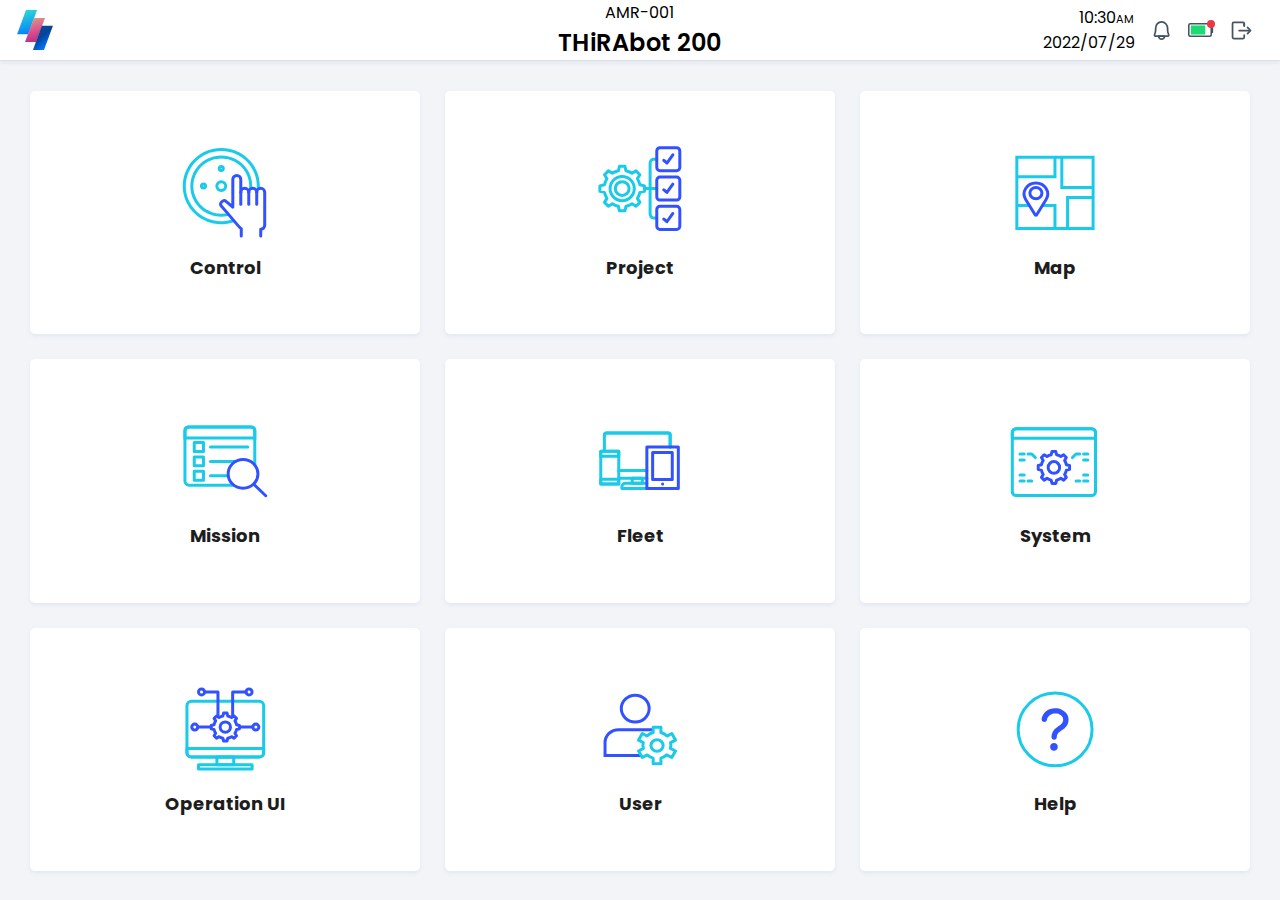
<file: index.html>
<!DOCTYPE html>
<html lang="en">
<head>
    <meta charset="UTF-8">
    <meta http-equiv="X-UA-Compatible" content="IE=edge">
    <meta name="viewport" content="width=device-width, initial-scale=1.0">
    <title>Robot Setup</title>
    <link rel="stylesheet" type="text/css" href="setup.css">
    <link rel="stylesheet" href="https://maxcdn.bootstrapcdn.com/font-awesome/4.4.0/css/font-awesome.min.css">
    <link href='https://fonts.googleapis.com/css?family=Poppins' rel='stylesheet'>
    <script src="js/includeHTML.js"></script>
</head>
<body>
    <div class="wrapper">
        <div w3-include-html="header.html"></div> 
        <div class="container">
            <div class="row">
                    <button type="button" onclick="location.href='control.html'" class="card">
                        <i class="i control"></i>
                        <span class="card-title">Control</span>
                    </button>
                    <button type="button" onclick="location.href='project.html'" class="card">
                        <i class="i project"></i>
                        <span class="card-title">Project</span>
                    </button>
                    <button type="button" onclick="location.href='map.html'" class="card">
                        <i class="i map"></i>
                        <span class="card-title">Map</span>
                    </button>
                    <button type="button" onclick="location.href='mission.html'" class="card">
                        <i class="i mission"></i>
                        <span class="card-title">Mission</span>
                    </button>
                    <button type="button" onclick="location.href='index.html'" class="card">
                        <i class="i fleet"></i>
                        <span class="card-title">Fleet</span>
                    </button>
                    <button type="button" onclick="location.href='system.html'" class="card">
                        <i class="i system"></i>
                        <span class="card-title">System</span>
                    </button>
                    <button type="button" onclick="location.href='index.html'" class="card">
                        <i class="i operation"></i>
                        <span class="card-title">Operation UI</span>
                    </button>
                    <button type="button" onclick="location.href='index.html'" class="card">
                        <i class="i user"></i>
                        <span class="card-title">User</span>
                    </button>
                    <button type="button" onclick="location.href='index.html'" class="card">
                        <i class="i help"></i>
                        <span class="card-title">Help</span>
                    </button>
            </div>
        </div>
    </div>
    <script>
        includeHTML();
    </script>
</body>
</html>
</file>
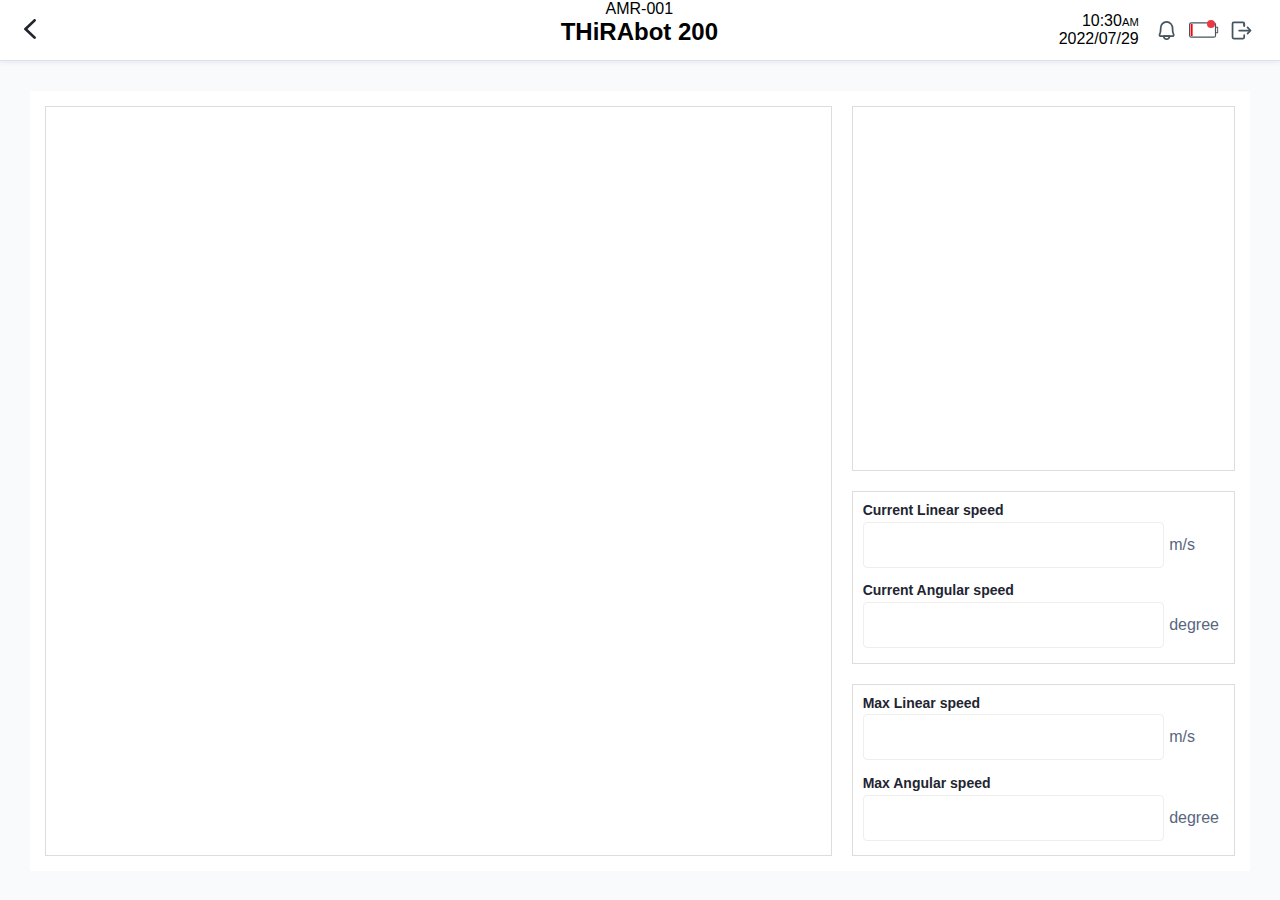
<file: control.html>
<!DOCTYPE html>
<html lang="en">
    <head>
        <meta charset="UTF-8">
        <meta http-equiv="X-UA-Compatible" content="IE=edge">
        <meta name="viewport" content="width=device-width, initial-scale=1.0">
        <title>Robot Setup</title>
        <link rel="stylesheet" type="text/css" href="setup.css">
        <link rel="stylesheet" href="https://maxcdn.bootstrapcdn.com/font-awesome/4.4.0/css/font-awesome.min.css">
        <style>
            @import url('https://rsms.me/inter/inter.css');
                    html { font-family: 'Inter', sans-serif; 
            }
            @supports (font-variation-settings: normal) {
                    html { font-family: 'Inter var', sans-serif; }
            }
        </style>
        <script src="js/includeHTML.js"></script>
    </head>
<body>
    <div class="wrapper">
        <div w3-include-html="header_sub.html"></div> 
        <div class="container sub">
            <div class="contents">
                <div class="con">
                    <ul class="nav nav_tabs hidden">
                        <li class="active">
                            <a href="#" class="">Mission</a>
                        </li>
                        <li>
                            <a href="#" class="">Mission Queue</a>
                        </li>
                        <li>
                            <a href="#" class="">Mission History</a>
                        </li>
                        <li>
                            <a href="#" class="">Mission on Startup</a>
                        </li>
                    </ul>

                    <div class="search-content">
                        <div class="con-grid">
                            <div class="con-i"></div>
                            <div class="con-i"></div>
                            <div class="con-i">
                                <div class="item">
                                    <h2>Current Linear speed</h2>
                                    <div class="input-line">
                                        <input type="text" class="form-control" id="laber" placeholder="" required="">
                                        <span>m/s</span>
                                    </div>
                                </div>
                                <div class="item">
                                    <h2>Current Angular speed</h2>
                                    <div class="input-line">
                                        <input type="text" class="form-control" id="laber" placeholder="" required="">
                                        <span>degree</span>
                                    </div>
                                </div>
                            </div>
                            <div class="con-i">
                                <div class="item">
                                    <h2>Max Linear speed</h2>
                                    <div class="input-line">
                                        <input type="text" class="form-control" id="laber" placeholder="" required="">
                                        <span>m/s</span>
                                    </div>
                                </div>
                                <div class="item">
                                    <h2>Max Angular speed</h2>
                                    <div class="input-line">
                                        <input type="text" class="form-control" id="laber" placeholder="" required="">
                                        <span>degree</span>
                                    </div>
                                </div>
                            </div>
                        </div>
                    </div>
                </div>
            </div>
        </div>
    </div>
    <script>
        includeHTML();
    </script>
</body>
</html>
</file>
<file: setup.css>
/****************************************/
/*	Name: Robot Setup UI
/*	Version: 1.0
/*	Author: mijeong park
/****************************************/

* {
    font-family: 'Poppins', sans-serif;
}

html, body {
    width: 100%;
    height: 100%;
    margin: 0;
    padding: 0;
    box-sizing: border-box;
    overflow: hidden;
}

.wrapper {
    padding: 0;
    margin: 0;
    height: 100%;
    position: relative;
    overflow: hidden;
}

.header-wrap {
    display: grid;
    grid-template-columns: 33.3% 33.3% 33.3%;
    position: relative;
    top: 0;
    left: 0;
    width: 100%;
    height: 60px;    
    z-index: 1500;
    background-color: #fff;
    padding: 0;
    margin: 0;
    border-bottom: 1px solid #DEE2E6;
    box-shadow: 0px 2px 4px rgba(126,142,177,0.12);
}

.breadcrumb-back {
    align-items: center;
    display: flex;
    padding-left: 15px;
}
.breadcrumb-back button {
    align-items: center;
    height: 60px;
    width: 30px;
}
.breadcrumb-back .sub_title {
    font-size: 20px;
    font-weight: 600;
    padding-left: 15px;
}

.logo {
    margin: 0;
    width: 70px;
    height: 100%;
    float: left;
    padding: 0;
    background-image: url(images/logo-min.svg);
    background-position: 50% 50%;
    background-size: 40px;
    background-repeat: no-repeat;
}

.hidden {
    display: none;
}

.title_box {
    display: flex;
    flex-direction: column;
    align-items: center;
}

.title_icon {
    display: flex;
    padding-right: 20px;
    justify-content: flex-end;
    align-items: center;
}

.robot_title {
    font-size: 24px;
    font-weight: 600;
    text-align: center;
    color: #000;
}

.hd_time {
    display: flex;
    flex-direction: column;
    padding-right: 10px;
    text-align: right;
}

.hd_time .time {
    /* font-size: 1.25em; */
}

.hd_time a {
    font-size: 0.7em;
}
.hd_icon {
    align-items: center;
    display: flex;
    gap: 5px;
}

.hd_icon a {
    width: 30px;
    height: 40px;
    background-position: 50% 50%;
    background-repeat: no-repeat;
}

.hd_icon .alarm::after {
    content: "";
    background-color: #EA3943;
    padding: 4px 4px;
    border-radius: 50%;
    position: absolute;
    top: 18px;
    right: 104px;
    border: 1px solid #fff;
}

.hd_icon .logout {
    background-image: url(images/icon_logout.svg);
    cursor: pointer;
}

.notification-container {
    background-image: url(images/notification.svg);
    cursor: pointer;
}

.battery-container {
    display: flex;
    align-items: center;
    justify-content: center;
}

.hd_icon button, .hd_icon span {
    background-position: 50% 50%;
    background-repeat: no-repeat;
    height: 35px;
    width: 35px;
}

button {
    background-color: initial;
    border: none;
    cursor: pointer;
    line-height: inherit;
    padding: 0;
}

.notification-container:after {
    background-color: #ea3943;
    border-radius: 50%;
    content: "";
    padding: 4px;
    position: absolute;
    right: 65px;
    top: 20px;
}

.container {
    padding: 30px;
    background-color: #f2f4f8;
    height: calc(100% - 120px);
}
.container.sub{
    padding: 30px;
    background: #F8FAFC;
    height: calc(100% - 120px);
}

.row {
    display: grid;
    grid-template-columns: repeat(3, minmax(50px, 1fr));
    grid-template-rows: repeat(3, minmax(50px, 1fr));
    gap: 25px;
    height: 100%;
    /* height: calc(100% - 140px); */
}

.card {
    display: flex;
    flex-direction: column;
    align-items: center;
    justify-content: center;
    position: relative;
    overflow: hidden;
    border-radius: 5px;
    padding: 20px;
    box-shadow: 0px 2px 4px rgba(126,142,177,0.12);
    color: #222531;
    background: #ffffff;
}

.card:hover {    
    transform: translateY(-5px) scale(1.02);
    box-shadow: 0px 5px 12px rgba(126,142,177,0.2);
    transition: all ease 0.5s;
}

.card .card-title {
    padding-top: 10px;
}

.card i {
    width: 100px;
    height: 100px;
    background-position: 50% 50%;
    background-repeat: no-repeat;
}

.card i.control {
    background-image:url(images/icon_control.svg);
}
.card i.project {
    background-image:url(images/icon_project.svg);
}
.card i.map {
    background-image:url(images/icon_map.svg);
}
.card i.mission {
    background-image:url(images/icon_mission.svg);
}
.card i.fleet {
    background-image:url(images/icon_fleet.svg);
}
.card i.system {
    background-image:url(images/icon_system.svg);
}
.card i.operation {
    background-image:url(images/icon_operation.svg);
}
.card i.user {
    background-image:url(images/icon_user.svg);
}
.card i.help {
    background-image:url(images/icon_help.svg);
}

.card span {
    position: relative;
    font-size: 18px;
    line-height: 30px;
    /* text-transform: uppercase; */
    font-weight: bold;
    color: #1d1d1d;
}


/* || Mission */
.contents {
    display: block;
    width: 100%;
    height: 100%;
}

.breadcrumb {
    display: flex;
    flex-wrap: wrap;
    padding: 0.5rem 0;
    margin: 0;
    list-style: none;
    height: 20px;
}

.breadcrumb a {
    color: #007bff;
    text-decoration: none;
    display: flex;
    align-items: center;
}

.breadcrumb_item.active {
    color: #6c757d;
}

.breadcrumb_item svg {
    padding-right: 5px;
}

.breadcrumb_item + .breadcrumb_item::before {
    display: inline-block;
    padding-right: 0.5rem;
    padding-left: 0.5rem;
    color: #6c757d;
    content: ">";
}

button {
    padding: 0;
    line-height: inherit;
    color: inherit;
}

.h-1 {
    height: 1rem;
}

.h-1-box {
    height: 5px;
}

.con {
    height: 100%;
    display: flex;
    flex-direction: column;
    background-color: #ffffff;
}

.nav {
    padding-left: 0;
    margin: 0;
    list-style: none;
    height: 40px;
    background-color: #F8FAFC;
}

.nav a {
    color: #58667E;
    text-decoration: none;
}

.nav_tabs>li {
    float: left;
}

.nav>li {
    position: relative;
    display: block;
}

.nav_tabs > li > a {
    border-radius: 0;
}

.nav_tabs>li+li {
    margin-left: 2px;
}

.nav_tabs>li.active>a {
    color: #222531;
    /* background-color: #c4d4eb; */
}

.nav>li>a {
    position: relative;
    display: block;
    padding: 10px 20px;
    background-color: #E9EEF3;
}

.nav>li>a:hover {
    background-color: #ddeaf7;
}

.search-content {
    height: calc(100% - 30px);
    color: #222531;
    background-color: #ffffff;
    padding: 15px;
}

.tab_content {
    height: calc(100% - 70px);
    color: #222531;
    background-color: #ffffff;
    padding: 15px;
}

.tab_panel {
    padding: 15px;
    border: 1px solid #ddd;
    display: flex;
    flex-direction: row;
    height: calc(100% - 85px);
    /* overflow: scroll; */
}

.tab_panel>.active {
    display: block;
}

.tab_panel_filter {
    display: flex;
    flex-direction: row;
    justify-content: space-between;
    padding-bottom: 10px;
}

input#search-bar{
    margin: 0 auto;
    width: 100%;
    height: 45px;
    padding: 0 20px;
    font-size: 1rem;
    outline: none;
    background-color: #eff2f5;
    border: 0;
    border-radius: 8px;
}

.card-buttons {
    margin-right: 10px;
}

.card-buttons, .card-buttons-msg {
    padding: 10px;
    width: 100%;
    height: 45px;
    font-size: 14px;
    cursor: pointer;
}

.job-card-buttons {
    display: flex;
    align-items: center;
    margin: 0;
    width: 210px;
}

.search-buttons {
    display: flex;
    border: none;
    color: #fff;
    background-color: #19CAE9;
    border-radius: 5px;
    align-items: center;
    justify-content: center;
    margin: 0;
    font-size: 15px;
}

.search-buttons:hover {
    background-color: #09bfdf;
}


/* || Search */
.search_box {
    width: calc(100% - 220px);
}

label {
    flex-grow: 1;
    flex-shrink: 0;
    flex-basis: auto;
    align-self: center;
    margin: 0;
    padding: 0;
    border: 0;
}

input.search-field {
    margin-bottom: 0;
    flex-grow: 1;
    flex-shrink: 0;
    flex-basis: auto;
    align-self: center;
    height: 45px;
}

.search-field:focus {
    outline: none;
    border-color: #6e6e6e;
}

input[type=search] {
    width: calc(100% - 120px);
    background-clip: padding-box;
    background-color: white;
    vertical-align: middle;
    border-radius: 0.25rem;
    border: 1px solid #e0e0e5;
    font-size: 1rem;
    line-height: 2;
    padding: 0.375rem 1.25rem;
    border-top-left-radius: 0.25rem;
    border-bottom-left-radius: 0.25rem;
    border-top-right-radius: 0;
    border-bottom-right-radius: 0;
}

input.search-submit {
    width: 120px;
    height: 45px;
    position: absolute;
    z-index: 1;
    cursor: pointer;
    background-color: #3352FF;
    color: #fff;
    border: 0;
    margin: 0;
    border-top-left-radius: 0;
    border-bottom-left-radius: 0;
    border-top-right-radius: 0.25rem;
    border-bottom-right-radius: 0.25rem;
    font-size: 15px;
}


/* || Grid List */
.gui-window-awards {
    width: 100%;
}

.quiz-window-body {
    background-color: #f9f9f9;
}
.guiz-awards-row {
    margin:0;
    padding: 10px;
    list-style: none;
    border-bottom: 1px solid #EEEEEE;
}
.guiz-awards-row:after {
    content: '';
    display: table;
    clear:both;
}

.guiz-awards-row li {
    display:inline-block;
    vertical-align: top;
    float: left;
}

.guiz-awards-row li:last-child {
    float: right;
    padding: 5px 10px;
    display: flex;
    align-items: center;
    gap: 5px;
}

.guiz-awards-header {
    text-align: center;
    padding: 20px 40px;
}
.guiz-awards-star {
    text-align: center;
}

.guiz-awards-star span {
    display: flex;
    align-items: center;
    justify-content: center;
}

.contents-area {
    flex: 1 1;
    font-size: 18px;
    min-width: 160px;
    padding: 5px 10px;
    white-space: normal;
    width: 40%;
}
.guiz-awards-subtitle {
    color: #858585;
    font-size: 14px;
    font-weight: 300;
}

.star {
    width: 50px;
    height: 50px;
    background-image:url(images/star.svg);
    background-position: 50% 50%;
    background-repeat: no-repeat;
    background-size: 60%;
}

.star.silverstar {
    background-image:url(images/silverstar.svg);
    background-position: 50% 50%;
    background-repeat: no-repeat;
}

.star, .star.silverstar {
    background-position: 50% 50%;
    background-repeat: no-repeat;
}

.button_grid {
    align-items: center;
    background-position: 50% 50%;
    background-repeat: no-repeat;
    background-size: 55%;
    border-radius: 2px;
    color: #58667e;
    cursor: pointer;
    display: flex;
    float: right;
    height: 40px;
    justify-content: center;
    text-align: center;
    width: 65px;
}

.button_grid:hover {
    color: #fff;
    background-color: #6277eb16;
}

.button_grid.edit {
    background-image:url(images/grid_edit.svg);
}
.button_grid.trash {
    background-image:url(images/grid_trash.svg);
}
.button_grid.clone {
    background-image:url(images/grid_clone.svg);
}
.button_grid.view {
    background-image:url(images/grid_view.svg);
}
.button_grid.upload {
    background-image:url(images/grid_upload.svg);
}
.button_grid.parma {
    background-image:url(images/grid_parma.svg);
}
.button_grid.node_config {
    background-image:url(images/grid_node_config.svg);
}


/* || Toggle */
.toggle-container {
        position: relative;
        display: inline-block;
        width: 95px;
        height: 30px;
        pointer-events: none;
}

.toggle-container input {
        opacity: 0;
        width: 100%;
        height: 100%;
        pointer-events: all;
}

.slider {
        position: absolute;
        top: 0;
        left: 5px;
        right: 0;
        bottom: 0;
        cursor: pointer;
        background-color: #808080;
        transition: 0.4s;
        pointer-events: none;
}

.slider::before {
        content: "";
        position: absolute;
        height: 22px;
        width: 22px;
        left: 4px;
        bottom: 4px;
        background-color: #fff;
        transition: 0.2s;
        pointer-events: none;
        font-size: 13px;
}

.slider::after {
        position: absolute;
        content: "Inactive";
        height: 22px;
        width: 22px;
        right: 35px;
        bottom: 1px;
        transition: 0.2s;
        pointer-events: none;
        color: #fff;
        font-size: 13px;
}

input:checked + .slider {
        background-color: #2196f3;
}

input:checked + .slider:before {
        transform: translateX(60px);
}

input:checked + .slider:after {
        content: "Active";
        left: 8px;
}

.slider.round {
    border-radius: 34px;
}
    
.slider.round:before {
        border-radius: 50%;
}


/* || Container  */
.gridbox {
    height: 100%;
    display: grid;
    gap: 10px;
    grid-template-columns: repeat(2, 1fr);
    grid-template-rows: 70px 90px calc(50% - 95px) calc(50% - 95px);
    /* grid-template-rows: 70px 90px calc(50% - 80px); */
}

.item {
    position: relative;
    display: flex;
    flex-direction: column;
    height: 100%;
    width: 100%;
    /* padding: 10px; */
}

.item:nth-child(1) {
    grid-column: 1 / 3;
}

.item:nth-child(2) {
    grid-column: 1 / 3;
}

.item:nth-child(3) {
    grid-column: 1 / 2;
    grid-row: 3 / 4;
}

.item:nth-child(4) {
    grid-column: 2 / 2;
    grid-row: 3 / 4;
}

.item h2{
    font-weight: 600;
    font-size: 14px;
    margin: 0 0 5px;
    line-height: 1.2;
}

.item .item-grid {
    height: 100%;
    width: 100%;
    position: relative;
    overflow: hidden;
}

.item-grid .half {
    display: flex;
}

.item-grid.half:first-child {
    padding-right: 10px;
}

.item-title {
    align-items: flex-end;
    display: flex;
    justify-content: space-between;
    padding-bottom: 5px;
}

.btn-box {
    display: flex;
    justify-content: flex-end;
}
.btn-box button {
    background-color: #009ef7;
    border: 1px solid #009ef7;
    border-radius: 2px;
    color: #fff;
    font-size: 15px;
    font-weight: 500;
    line-height: 18px;
    padding: 4px 15px;
    text-align: center;
    text-decoration-line: none;
}

.box {
    border: 1px solid #eee;
    padding: 10px;
    overflow-x: hidden;
    overflow-y: scroll;
    height: calc(100% - 25px);
}

.box.image {
    background-color: #b4b4b4;
    overflow: hidden;
}

.form-control {
    display: block;
    height: 100%;
    padding: 0.375rem 0.75rem;
    font-size: 1rem;
    font-weight: 400;
    line-height: 1.5;
    color: #212529;
    background-clip: padding-box;
    border: 1px solid #eee;
    appearance: none;
    border-radius: 0.25rem;
    transition: border-color .15s ease-in-out,box-shadow .15s ease-in-out;
}

.form-control:focus {
    outline: none;
    border-color: #6e6e6e;
}

.item-title {
    padding-bottom: 5px;
    display: flex;
    justify-content: space-between;
}

.btn-box {
    display: flex;
    justify-content: flex-end;
}

.btn-box a{
    background-color: #009EF7;
    color: #fff;
    border: 1px solid #009EF7;
    border-radius: 2px;
    text-align: center;
    padding: 3px 10px;
    font-size: 15px;
    line-height: 18px;
    font-weight: 500;
    text-decoration-line: none;
}

.btn-box a:hover {
    background-color: #009EF7;
    color: #fff;
}

.btn-box a:active {
    box-shadow: 2px 2px 0 0 #0a70ab73;
}

.btn-box .new{
    background-color: #19CAE9;
    color: #fff;
    border: 1px solid #19CAE9;
}

.item-btn:last-child {
    margin-left: 5px;
}

.box .guiz-awards-row {
    padding: 0;
    display: flex;
    align-items: center;
}

.box .guiz-awards-title {
    width: 80%;
}

.box .gui-window-awards ul:last-child {
    border-bottom: 0;
}

.box ul:hover {
    background-color:  #F9F9FA;
}

.item-grid.full {
    width: 100%;
    height: 100%;
    border: 1px solid #eee;
    overflow: scroll;
}

.tab_panel.full {
    height: calc(100% - 35px);
}

.tab_content.full {
    height: calc(100% - 35px);
}

.item.full:nth-child(3) {
    grid-row: 3 / span 2;
}

.item.full:nth-child(4) {
    grid-row: 3 / span 2;
}

.box .guiz-awards-row {
    justify-content: space-between;
}

.search_box.select {
    width: 100%;
    
}

.search_box.select select{
    width: calc(100% - 120px);
    height: 45px;
    background-clip: padding-box;
    background-color: white;
    vertical-align: middle;
    border-radius: 0.25rem;
    border: 1px solid #e0e0e5;
    font-size: 1rem;
    padding: 0.375rem 1.25rem;
    border-top-left-radius: 0.25rem;
    border-bottom-left-radius: 0.25rem;
    border-top-right-radius: 0;
    border-bottom-right-radius: 0;
    -webkit-appearance:none; /* for chrome */
    -moz-appearance:none; /*for firefox*/
    appearance:none;
}

.search_box.long {
    width: 100%;
}


/* || System Grid  */
.con.grid {
    display: grid;
    grid-template-columns: 200px 1fr;
}

.con.grid .tab_content {
    height: calc(100% - 30px);
}

.con.grid .tab_panel {
    height: calc(100% - 30px);
    overflow: hidden;
}

.con.grid .nav>li {
    width: 100%;
}

.con.grid .nav {
    display: flex;
    flex-direction: column;
    align-items: flex-end;
    gap: 5px;
}

.active.disabled {
    opacity: 0.3;
    pointer-events: none;
}

.nav>li>a:active {
    background-color: #c3d8ec;
}

.item-btn {
    display: flex;
    align-items: center;
}

.date p {
    text-align: right;
}

.date em {
    font-style: normal;
    font-weight: bold;
    text-align: right;
    padding-left: 2px;
}

.date .refresh {
    width: 30px;
    height: 30px;
    background-image: url(images/icon_refresh.svg);
    background-position: 50% 50%;
    background-repeat: no-repeat;
}


/* Mobile Main */
@media (min-width:320px) and (max-width:768px) { 
    .title_box, .hd_time {
        display: none;
    }
    .header-wrap {
        display: flex;
        justify-content: space-between;
    }
    .row {
        grid-template-columns: repeat(2, 1fr);
        grid-template-rows: auto;
        gap: 20px;
    }
    .container {
        padding: 20px;
        background: #F8FAFC;
        height: calc(100% - 100px);
    }
    .card i {
        background-size: 50%;
        min-width: 50px;
        min-height: 50px;
        /* height: calc(100% - 25px); */
    }
    .card span {
        font-size: 15px;
    }
    .card {
        padding: 5px;
    }
    .card .card-title {
        padding: 0;
        /* height: 25px; */
    }
    .title_icon {
        min-width: 0;
    }
    .con.grid {
        display: flex;
        flex-direction: column;
    }
}


/* Mobile Page */
@media (min-width:320px) and (max-width:768px) {  
    .tab_panel_filter {
        display: none;
    }
    .tab_panel {
        /* overflow: auto; */
        height: calc(100% - 30px);
        padding: 0;
        border: 0;
    }
    .container.sub {
        padding: 0;
        height: calc(100% - 30px);
    }
    .guiz-awards-row li {
        padding: 0;
    }
    .tab_content {
        height: calc(100% - 60px);
    }
    .gridbox {
        display: flex;
        flex-direction: column;
        /* padding-right: 10px; */
        /* overflow-y: auto; */
    }
    .nav.nav_tabs .menu-bars {
        display: block;
    }
    .contents .menu_content {
        display: flex;
        align-items: center;
        padding: 0 10px;
        height: 40px;
        background-color: #F8FAFC;
    }
    .con.grid .tab_content {
        height: calc(100% - 100px);
    }
    .con.grid .tab_panel {
        height: 100%;
        overflow: auto;
    }
    .menu-bars {
        display: block;
        background-image:url(images/icon_menubar.svg);
        width: 30px;
        height: 30px;
        background-position: 50% 50%;
        background-repeat: no-repeat;
    }
    .menu-title {
        font-size: 15px;
        font-weight: 500;
        padding-left: 10px;
    }
    .nav.nav_tabs .tabs_title {
        display: flex;
        min-height: 50px;
        border-bottom: 1px solid #e9eaec;
        align-items: center;
    }
    .tabs_title span{
        display: flex;
        flex-direction: column;
        color: #222531;
        min-width: 150px;
        font-size: 0.7em;
    }
    .tabs_title span a {
        color: #222531;
        font-size: 1.7em;
        font-weight: 600;
    }
    .tabs_title .tab_close {
        width: 30px;
        height: 30px;
        background-image:url(images/tab_close.svg);
        background-position: 50% 50%;
        background-repeat: no-repeat;
    }
    .nav_tabs>li.active>a {
        color: #222531;
        background-color: #fff;
    }
    
    .nav>li>a:hover {
        background-color: #ddeaf7;
    }
    .tabs_title {
        display: flex;
        justify-content: space-between;
    }
    .tabs_title .tab_close, .tabs_title .tab_close:hover {
        background-color: transparent;
        cursor: pointer;
    }
    .con.grid .nav-menu {
        width: 250px;
        height: 100%;
        background-color: #fff;
        position: absolute;
        box-shadow: 0px 1px 3px 1px rgb(0 0 0 / 10%);
    }
    .nav-menu .tabs_title {
        display: flex;
        align-items: center;
        height: 50px;
        border-bottom: 1px solid #E9EAEC;
        padding: 0 10px 0 20px;
    }
    .nav-menu-list {
        overflow-y: auto;
        display: flex;
        gap: 0;
        background-color: #fff;
        margin-bottom: 50px;
        height: calc(100% - 160px);
    }
    .con.grid .nav {
        margin-bottom: 80px;
        width: 100%;
    }
}


.gui-window-awards ul:last-child {
    border-bottom: 0;
}
.nav_tabs .menu-bars {
    display: none;
}

.menu_content {
    display: none;
}
.nav_tabs .tabs_title {
    display: none;
}
.tabs_title {
    display: none;
}
.nav-menu {
    background: #F8FAFC;
}


/* scrollbar itself */
::-webkit-scrollbar {
    width: 5px;  /* 스크롤바의 너비 */
}
::-webkit-scrollbar-thumb {
    height: 30%; /* 스크롤바의 길이 */
    background: #babac0; /* 스크롤바의 색상 */
    border-radius: 10px;
}
::-webkit-scrollbar-track {
    background: transparent; /*스크롤바 뒷 배경 색상*/
    /* background: #f4f4f4;   */
}


/* 상단 Tap Mobile Page */
@media (min-width:320px) and (max-width:768px) {  
    .con .nav-menu.top {
        width: 250px;
        height: 100%;
        background-color: #fff;
        position: absolute;
        box-shadow: 0px 1px 3px 1px rgb(0 0 0 / 10%);
        z-index: 1;
    }
    .nav-menu.top .tabs_title {
        display: flex;
        align-items: center;
        height: 50px;
        border-bottom: 1px solid #E9EAEC;
        padding: 0 10px 0 20px;
    }
    .nav-menu.top .nav-menu-list {
        overflow-y: auto;
        display: flex;
        gap: 0;
        background-color: #fff;
        margin-bottom: 50px;
        height: calc(100% - 160px);
    }
    .nav-menu.top .nav {
        margin-bottom: 80px;
        width: 100%;
        display: flex;
        flex-direction: column;
    }
    .nav>li>a {
        background-color: #fff;
    }
    .nav-menu-bg {
        position: fixed;
        top: 0;
        left: 250px;
        width: calc(100% - 250px);
        height: 100%;
        background-color: rgba(14,42,71,.8);
        z-index: 5;
        display: block;
    }
    .item.half {
        min-height: 240px;
    }
    .tab_panel.column{
        height: 100%;
        background-color: #fff;
    }
    .con {
        /* overflow-y: auto; */
        height: calc(100% - 31px);
    }
    
}


/* Mobile Control*/
@media (min-width:320px) and (max-width:768px) {  
    .con-i:nth-child(1) {
        display: none;
    }
    .con-i:nth-child(2), .con-i:nth-child(3), .con-i:nth-child(4) {
        grid-column: 1 / span 3;
    }
}

.item .item-grid {
    overflow: auto;
}
.box {
    overflow-y: auto;
}
.box.image {
    min-height: 180px;
    height: 100%;
}

@media (min-width:320px) and (max-width:768px) {  
    .tab_content {
        height: calc(100% - 41px);
    } 
}

.con .gridbox.btn {
    grid-template-columns: none;
    grid-template-rows: none;
    gap: 0;
    padding: 0;
}


/* Project grid */
@media (min-width:320px) and (max-width:768px) {  
    .guiz-awards-row li {
        font-size: 17px;
    }
}

.tab_content.full {
    height: calc(100% - 30px);
}


/* Mobile System page(Melody) */
@media (min-width:320px) and (max-width:768px) {  
    .con.grid .tab_content {
        height: calc(100% - 40px);
    }
}

@media (min-width:320px) and (max-width:768px) {  
    .item:nth-child(1) {
        height: 70px;
    }
    .item:nth-child(2) {
        height: 200px;
    }
}

.tab-btn {
    font-weight: 500;
}

.tab-btn ul {
    list-style: none;
    display: flex;
    justify-content: center;
    margin: 0;
    padding-bottom: 10px;
}

.tab-btn li {
    border: 1px solid #e6e7e9;
    padding: 5px 25px;
}

.tab-btn li:first-child {
    border-top-left-radius: 3px 3px;
    border-bottom-left-radius: 3px 3px;
}

.tab-btn li:last-child {
    border-top-right-radius: 3px 3px;
    border-bottom-right-radius: 3px 3px;
}

.tab-btn li:hover {
    background-color: #6277eb16;
}


/* || Login */
.login-body {
    align-items: center;
    background-color: #f8fafc;
    display: flex;
    flex-direction: column;
    height: calc(100% - 60px);
    justify-content: center;
}

.login-ci {
    position: absolute;
    width: 100%;
    height: 35px;
    background-image: url(images/login-ci.svg);
    background-position: 50% 0;
    background-repeat: no-repeat;
    background-size: 250px;
    top: -45px;
}

.login {
    width: 400px;
}

.login h1 {
    text-align: center;
    color: #1A2841;
    font-size: 24px;
}
.login form {
    display: flex;
    padding: 50px 20px;
    flex-direction: column;
    align-items: center;
}

.login form label {
    width: 40px;
    height: 30px;
    background-position: 50% 50%;
    background-repeat: no-repeat;
}

.login form input[type="password"], 
.login form input[type="text"]  {
    width: 310px;
    height: 45px;
    border: 1px solid #dee0e4;
    padding: 0 15px;
    border-radius: 3px;
    
}

.login form input::placeholder {
    color: #808080;
}
.login form input[type="submit"] {
    width: calc(100% - 40px);
    padding: 15px;
    margin-top: 20px;
    background-color: #3352FF;
    border: 0;
    cursor: pointer;
    /* font-weight: bold; */
    color: #ffffff;
    transition: background-color 0.2s;
    font-size: 16px;
    border-radius: 4px;
}
.login form input[type="submit"]:hover {
    background-color: #2947ef;
    transition: background-color 0.2s;
}

.login-form div:nth-child(n+2) {
    display: flex;
    justify-content: flex-end;
    margin-bottom: 20px;
    width: 100%;
}

.login-form div:last-child {
    margin: 0;
}

.login .username {
    background-image: url(images/icon_id.svg);
}

.login .password {
    background-image: url(images/icon_pw.svg);
}

.login .lang {
    background-image: url(images/icon_lang.svg);
}

.login-lang select {
    width: 320px;
    height: 45px;
    border: 1px solid #dee0e4;
    padding: 0 15px;
    border-radius: 3px;
    color: #808080;
}

.login-top {
    width: 70px;
    height: 70px;
    background-image: url(images/login_top.svg);
    background-position: 50% 50%;
    background-repeat: no-repeat;
    margin: 0;
}

.login-left {
    width: 50%;
    display: flex;
    justify-content: center;
    background: linear-gradient(to bottom, #19CAE9, #3861FB);
    opacity: 1;
}

.login-bg {
    width: 100%;
    background-image: url(images/login_bg.png);
    background-size: cover;
    background-position: center;
    background-repeat: no-repeat;
}

.login-con {
    display: flex;
    width: 50%;
    height: 100%;
    align-items: center;
    justify-content: center;
}

.login-logo {
    background-image: url(images/login-logo.svg);
    position: absolute;
    width: 250px;
    height: 40px;
    background-position: center;
    background-repeat: no-repeat;
    background-size: 250px;
    margin-top: 0;
    filter: brightness(5);
    top: 50%;
}

.login-box {
    height: 100%;
    width: 100%;
    display: flex;
    padding: 0;
    margin: 0;
}

.login-button {
    background-color: #3352ff;
    border: 0;
    border-radius: 4px;
    color: #fff;
    cursor: pointer;
    font-size: 16px;
    margin-top: 20px;
    padding: 15px;
    transition: background-color .2s;
    width: calc(100% - 40px);
}
.login-button:hover {
    background-color: #2947ef;
    transition: all 2s;
}


/* Mobile Login*/
@media (min-width:320px) and (max-width:768px) {
    .login-body {
        width: 100%;
        display: flex;
        background: url("http://winrnbd.thirautech.com:3002/static/media/login_bg.5e8a28ca3a5a72a1b93b.png") no-repeat 50%;
        background-size: cover;
        background-position: center;
        flex-direction: column;
        justify-content: center;
        align-items: center;
    }
    .login-left {
        /* padding-bottom: 20px; */
        background: none;
    }
    .login-bg {
        display: none;
    }
    .login-logo {
        position: relative;
        background-size: 70% 100%;
        height: 30px;
        top:0;
    }
    .login-con {
        display: flex;
        min-width: 270px;
        height: 380px;
        min-height: 340px;
        align-items: center;
        justify-content: center;
        border-radius: 5px;
        background-color: #fff;
        padding: 10px;
    }
    .login {
        width: 330px;
        min-width: 280px;
    }
    .login form {
        padding: 0px 5px 0px 0px;
    }
    .login form input[type="submit"] {
        margin-top: 10px;
        width: 150px;
    }
    .login-form div:last-child {
        display: flex;
        justify-content: center;
    }
    .login-top {
        background-size: 60px;
    }
    .login h1 {
        font-size: 20px;
        margin: 0;
        padding-bottom: 10px;
    }
    .login-form div:nth-child(n+2) {
        margin-bottom: 10px;
    }
    .login form input[type="password"], .login form input[type="text"] {
        height: 40px;
    }
    .login-lang select {
        height: 40px;
    }
    .login-box {
        align-items: center;
        background: linear-gradient(180deg,rgba(25,202,233,.588),rgba(56,97,251,.588));
        flex-direction: column;
        justify-content: center;
    }
    .hd_time, .notification-container, .logout {
        display: none;
    }
}


/* || Control */
.con-grid {
    display: grid;
    grid-template-columns: repeat(3, 1fr);
    grid-template-rows: repeat(4, 1fr);
    gap: 20px;
    height: 100%;
    padding: 0;
}

.con-i {
    border: 1px solid #ddd;
}

.con-i:nth-child(1) {
    grid-row: 1 / span 4;
    grid-column: 1 / span 2;
}

.con-i:nth-child(2) {
    grid-row: 1 / span 2;
}

.con-i:nth-child(3) {
    display: flex;
    flex-direction: column;
    gap: 10px;
    padding: 10px;
}
.con-i:nth-child(4) {
    display: flex;
    flex-direction: column;
    gap: 10px;
    padding: 10px;
}

.con-i input {
    width: calc(100% - 60px)
}

.con-i span {
    width: 60px;
    color: #58667E;
    padding-left: 5px;
}

.con-i .input-line {
    display: flex;
    align-items: center;
}

.con-i h2 {
    padding-bottom: 5px;
}


/* || Modal */
.modal__content {
    border-radius: 4px;
    position: relative;
    width: auto;
    min-width: 700px;
    max-width: 90%;
    background: #fff;
}


.modal-push {
    height: 100%;
    display: flex;
    align-items: center;
    justify-content: center;
}

.modal-push a {
    display: inline-block;
    text-decoration: none;
    padding: 15px;
    background-color: #fff;
    border-radius: 3px;
    text-transform: uppercase;
    color: #585858;
}

.modal {
    visibility: hidden;
    opacity: 0;
    position: absolute;
    top: 0;
    right: 0;
    bottom: 0;
    left: 0;
    display: flex;
    align-items: center;
    justify-content: center;
    background: rgba(77, 77, 77, .7);
    transition: all .4s;
}

.modal:target {
    visibility: visible;
    opacity: 1;
}

.modal-header {
    display: flex;
    flex-direction: row;
    align-items: center;
    justify-content: space-between;
    min-height: 3rem;
    background: #fff;
    border-bottom: 1px solid #e6e7e9;
    border-top-left-radius: calc(8px - 1px);
    border-top-right-radius: calc(8px - 1px);
    padding: 0 1.5rem 0 1.5rem;
    height: 50px;
}

.modal__close {
    /* 
    position: absolute;
    top: 10px;
    right: 10px; 
    */
    color: #585858;
    text-decoration: none;
    font-size: 30px;
    padding-bottom: 5px;
}

.modal-label {
    display: flex;
    padding-bottom: 20px;
}

.modal-label:last-child {
    padding: 0;
}

.modal-body {
    position: relative;
    flex: 1 1 auto;
    padding: 20px 20px 5px;
}

.modal-label label{
    width: 100px;
    padding-right: 20px;
    font-size: 15px;
    font-weight: 600;
}

.form-control-input {
    height: 30px;
    border-radius: 3px;
    border: 1px solid #eee;
    padding: 5px;
    font-size: 16px;
}

.form-control-input.radio {
    width: calc(100% - 30px);
}

.form-control-input.bg {
    background: #EEEEEE;
    padding: 10px;
    height: 100%;
}

.input-bg {
    display: flex;
    flex-direction: column;
}

.input-bg .form-label {
    width: 100%;
    height: 25px;
    font-size: 14px;
    font-weight: 500;
}

.input-bg .form-control-input {
    background: #fff;
    border: 1px solid #eee;
}

.input-bg :nth-child(2n) {
    margin-bottom: 5px;
}

.form-control-text {
    display: flex;
    width: 100%;
    align-items: center;
    font-size: 15px;
}

.form-control-text input{
    text-align: left;
    width: 100%;
    background-color: #fff;
}

.modal-radio {
    display: flex;
    align-items: center;
    gap: 10px;
}

.form-contrl-radio {
    width: 20px;
    height: 20px;
    border: 1px solid #d1d4d9;
    border-radius: 20px;
}

.modal-body div {
    /* height: 45px; */
}

.modal-box {
    display: flex;
    width: 100%;
    padding-bottom: 5px;
}


.modal-label.low{
    display: flex;
    flex-direction: column;
}

.modal-label.low label {
    /* width: 100%; */
    padding-right: 0;
}

.modal-footer {
    display: flex;
    flex-shrink: 0;
    flex-wrap: wrap;
    align-items: center;
    justify-content: flex-end;
}

.modal-footer>* {
    margin: 10px
}

.modal-btn {
    font-size: 14px;
    text-align: center;
    vertical-align: middle;
    cursor: pointer;
    user-select: none;
    border-radius: 3px;
    transition: color .15s ease-in-out,background-color .15s ease-in-out,border-color .15s ease-in-out,box-shadow .15s ease-in-out;
    padding: 10px 20px;
    background: #3352FF;
    border: 1px solid #3352FF;
    color: #fff;
    text-decoration: none;
    margin-right: 0;
}

.modal-btn:hover {
    background: #304be6;
}

.modal-btn:active {
    box-shadow: rgb(28 38 56 / 7%) 0 0 5px 0;
}

.modal-btn.close{
    color: #616876;
    background: transparent;
    border: 1px solid #616876;
}

.modal-btn.close:hover{
    background-color: #616876;
    opacity: 0.4;
    color: #fff;
}

.modal-btn.close:active{
    color: #fff;
    opacity: 0.7;
    box-shadow: rgb(28 38 56 / 7%) 0 0 5px 0;
}
.item-btn {
    display: flex;
    align-items: center;
}

.modal-body .date{
    width: 100%;
    height: 30px;
    display: flex;
    justify-content: flex-end;
    align-items: center;
    font-size: 14px;
    color: #616876;
}

.date p {
    text-align: right;
}

.date em {
    font-style: normal;
    font-weight: bold;
    text-align: right;
    padding-left: 2px;
}

.date .refresh {
    width: 30px;
    height: 30px;
    background-image: url(images/icon_refresh.svg);
    background-position: 50% 50%;
    background-repeat: no-repeat;
}

.modal-body .modal-graph{
    border: 1px solid #eee;
    width: 700px;
    height: 400px;
    overflow-y: scroll;
}

.modal-lidar {
    width: 100%;
    min-height: 400px;
    border: 1px solid #eee;
    overflow-y: scroll;
}


/* || Modal Caution */
.modal-icon {
    width: 30px;
    height: 30px;
    background-image:url(images/icon_caution.svg);
    background-position: 50% 50%;
    background-repeat: no-repeat;
    padding-bottom: 10px;
}

.modal__content.caution .modal-body {
    border-top: 3px solid #d63939;
    border-radius: 0;
}


.modal__content.caution {
    min-width: 450px;
}

.form-control-text {
    font-size: 14px;
    line-height: 20px;
}

.modal-header {
    background-color: #2f4cdd;
    color: #fff;
}

.modal__close {
    color: #fff;
}

a { 
    text-decoration:none;
    color: inherit; 
}

a:visited, a:hover, a:active { 
    color: inherit; 
}
</file>
